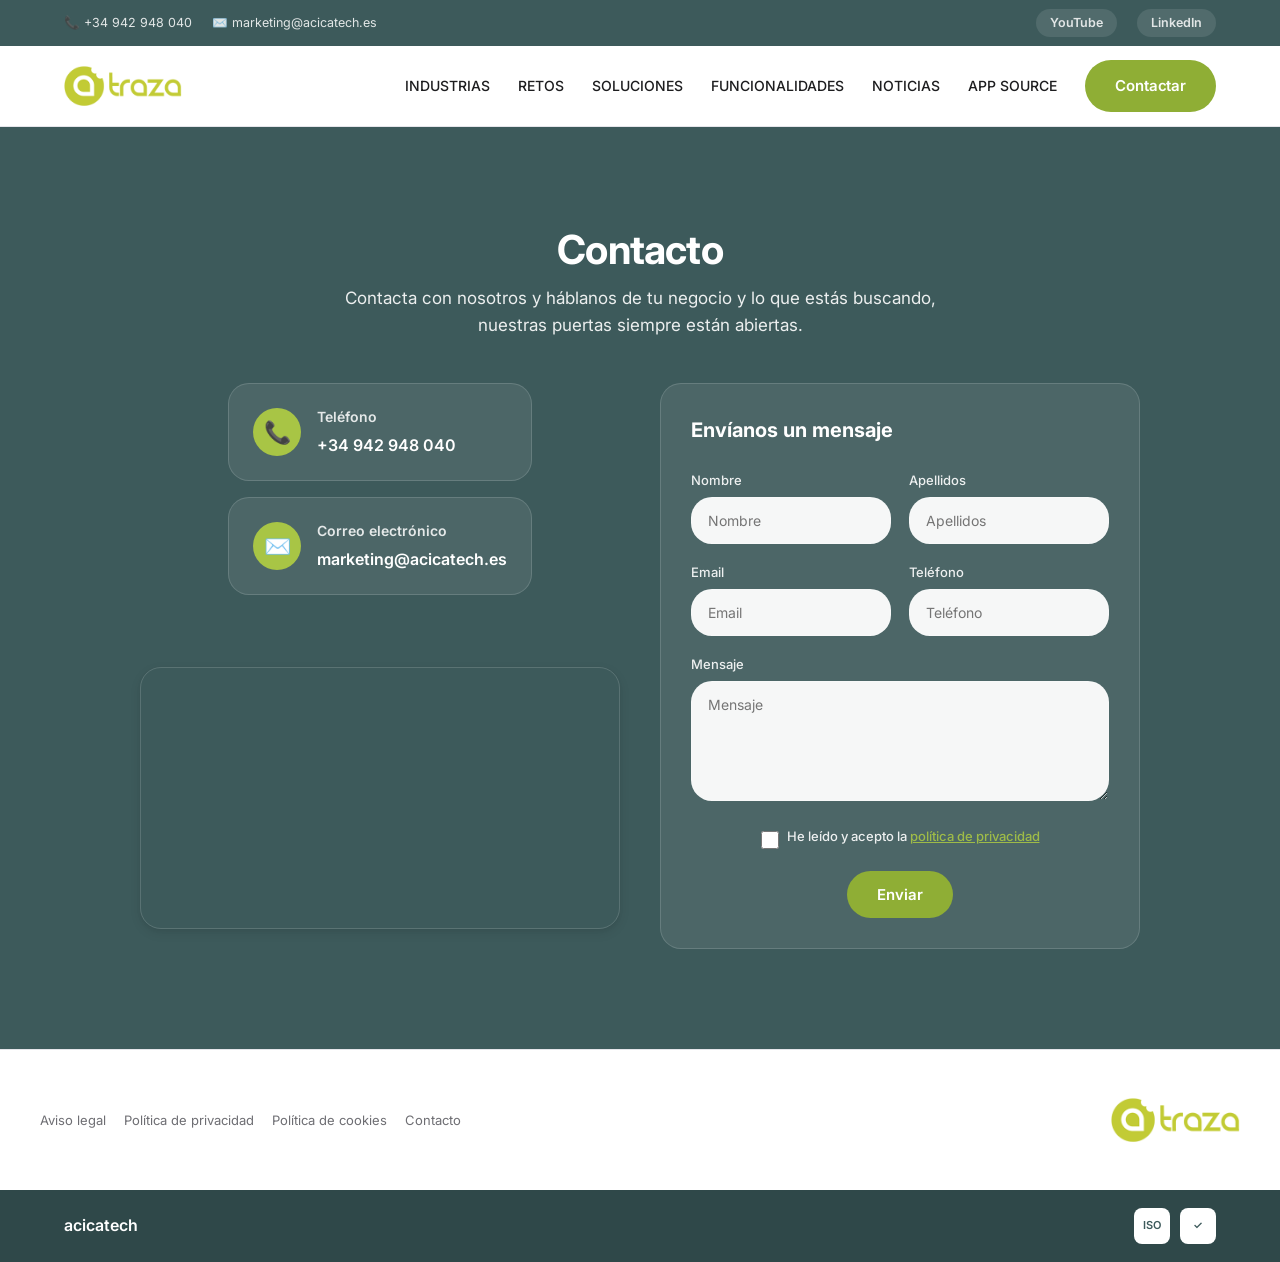
<file: contacto.html>
<!DOCTYPE html>
<html lang="es">
<head>
  <meta charset="UTF-8">
  <meta name="viewport" content="width=device-width, initial-scale=1.0">
  <title>Contacto | Traza</title>
  <meta name="description" content="Contacta con nosotros. Habla con el equipo de Traza sobre tu negocio.">
  <link rel="preconnect" href="https://fonts.googleapis.com">
  <link rel="preconnect" href="https://fonts.gstatic.com" crossorigin>
  <link href="https://fonts.googleapis.com/css2?family=Inter:wght@300;400;500;600;700;800&display=swap" rel="stylesheet">
  <link rel="stylesheet" href="css/styles.css">
</head>
<body>

  <!-- Barra superior -->
  <div class="topbar">
    <div class="container">
      <ul class="contact-info">
        <li><a href="tel:+34942948040">📞 +34 942 948 040</a></li>
        <li><a href="mailto:marketing@acicatech.es">✉️ marketing@acicatech.es</a></li>
      </ul>
      <ul class="social">
        <li><a href="https://www.youtube.com/channel/UCGG2cpkpI6HLJVv5oEU8ZUg" aria-label="YouTube">YouTube</a></li>
        <li><a href="https://es.linkedin.com/company/acicatech" aria-label="LinkedIn">LinkedIn</a></li>
      </ul>
    </div>
  </div>

  <!-- Header -->
  <header>
    <div class="header-inner">
      <a class="logo" href="index.html">
        <img class="logo-img" src="assets/images/logo.png" alt="atraza">
      </a>
      <button class="menu-toggle" aria-label="Abrir menú">☰</button>
      <nav id="nav" aria-label="Menú principal">
        <ul>
          <li><a href="index.html#sectores">INDUSTRIAS</a></li>
          <li><a href="index.html#retos">RETOS</a></li>
          <li><a href="index.html#soluciones">SOLUCIONES</a></li>
          <li><a href="index.html#funcionalidades">FUNCIONALIDADES</a></li>
          <li><a href="index.html#noticias">NOTICIAS</a></li>
          <li><a href="https://appsource.microsoft.com/es-ES/product/dynamics-365-business-central/PUBID.acicatechsolucionestecnologicassl1579603346506%7CAID.traza_bc%7CPAPPID.b5fcf3c6-284f-4791-8f2c-73305cf9000b?tab=Overview" target="_blank" rel="noopener">APP SOURCE</a></li>
          <li><a class="btn" href="contacto.html">Contactar</a></li>
        </ul>
      </nav>
    </div>
  </header>

  <!-- Contacto -->
  <section class="contact" id="contacto">
    <h2 class="section-title">Contacto</h2>
    <p class="contact-intro">Contacta con nosotros y háblanos de tu negocio y lo que estás buscando, nuestras puertas siempre están abiertas.</p>

    <div class="contact-layout">
      <!-- Columna izquierda: datos + mapa -->
      <div class="contact-left">
        <div class="contact-info-box">
          <div class="contact-item">
            <div class="contact-icon">📞</div>
            <div>
              <h3>Teléfono</h3>
              <a href="tel:+34942948040">+34 942 948 040</a>
            </div>
          </div>
          <div class="contact-item">
            <div class="contact-icon">✉️</div>
            <div>
              <h3>Correo electrónico</h3>
              <a href="mailto:marketing@acicatech.es">marketing@acicatech.es</a>
            </div>
          </div>
        </div>
        <div class="map">
          <iframe src="https://www.google.com/maps?q=Santander&output=embed" title="Mapa de ubicación" loading="lazy" allowfullscreen></iframe>
        </div>
      </div>

      <!-- Columna derecha: formulario -->
      <form class="contact-form">
        <h3>Envíanos un mensaje</h3>
        <div>
          <label for="nombre">Nombre</label>
          <input type="text" id="nombre" placeholder="Nombre" required>
        </div>
        <div>
          <label for="apellidos">Apellidos</label>
          <input type="text" id="apellidos" placeholder="Apellidos">
        </div>
        <div>
          <label for="email">Email</label>
          <input type="email" id="email" placeholder="Email" required>
        </div>
        <div>
          <label for="telefono">Teléfono</label>
          <input type="tel" id="telefono" placeholder="Teléfono">
        </div>
        <div class="full">
          <label for="mensaje">Mensaje</label>
          <textarea id="mensaje" placeholder="Mensaje"></textarea>
        </div>
        <div class="full check">
          <input type="checkbox" id="priv">
          <label for="priv">He leído y acepto la <a href="#">política de privacidad</a></label>
        </div>
        <div class="submit"><button class="btn" type="submit">Enviar</button></div>
      </form>
    </div>
  </section>

  <!-- Footer -->
  <footer>
    <div class="footer-inner">
      <ul class="footer-links">
        <li><a href="#">Aviso legal</a></li>
        <li><a href="#">Política de privacidad</a></li>
        <li><a href="#">Política de cookies</a></li>
        <li><a href="contacto.html">Contacto</a></li>
      </ul>
      <img class="footer-logo-img" src="assets/images/logo.png" alt="atraza">
    </div>
  </footer>

  <!-- Barra final -->
  <div class="bottombar">
    <div class="container">
      <div class="acicatech">acicatech</div>
      <div class="badges">
        <div class="badge">ISO</div>
        <div class="badge">✓</div>
      </div>
    </div>
  </div>

  <script src="js/main.js"></script>
</body>
</html>
</file>
<file: css/styles.css>
/* =========================================================
   TRAZA — Estilo híbrido Apple × TRAZA
   Minimalismo estilo Apple (Inter, bordes sutiles, píldoras,
   mucho espacio en blanco) + identidad TRAZA (verde lima/petróleo)
   ========================================================= */

:root{
  /* Identidad TRAZA */
  --lime:#A8C545;
  --lime-dark:#8FAE35;
  --teal:#3D5A5B;
  --teal-2:#2F4849;
  --teal-3:#1f3435;

  /* Superficies estilo Apple */
  --surface-base:#FFFFFF;
  --surface-raised:#F5F5F7;      /* gris Apple */
  --surface-card:#FFFFFF;

  /* Texto */
  --text-primary:#1D1D1F;        /* casi negro Apple */
  --text-secondary:#6E6E73;      /* gris Apple */
  --text-tertiary:#86868B;

  /* Líneas y bordes sutiles */
  --border:#E5E5EA;

  /* Sombras suaves estilo Apple */
  --shadow-sm:0 1px 3px rgba(0,0,0,.06),0 1px 2px rgba(0,0,0,.04);
  --shadow-md:0 4px 12px rgba(0,0,0,.08),0 2px 4px rgba(0,0,0,.04);
  --shadow-lg:0 12px 32px rgba(0,0,0,.12),0 4px 8px rgba(0,0,0,.06);

  /* Radios estilo Apple */
  --radius:21px;
  --radius-pill:980px;

  --font:'Inter','Segoe UI',Arial,sans-serif;
  --transition:.2s ease-out;     /* Apple: ≤200ms, ease-out */
}

*{margin:0;padding:0;box-sizing:border-box;}
html{scroll-behavior:smooth;}
body{font-family:var(--font);color:var(--text-primary);line-height:1.6;background:var(--surface-base);-webkit-font-smoothing:antialiased;overflow-x:hidden;}
a{text-decoration:none;color:inherit;}
img{max-width:100%;display:block;}
ul{list-style:none;}
.container{max-width:1200px;margin:0 auto;padding:0 24px;}

/* ===== Utilidades ===== */
.btn{
  display:inline-block;background:var(--lime-dark);color:#fff;padding:14px 30px;
  border-radius:var(--radius-pill);font-weight:600;font-size:15px;font-family:inherit;
  border:none;cursor:pointer;transition:var(--transition);letter-spacing:-.01em;
}
.btn:hover{background:var(--teal);transform:translateY(-1px);}
.btn:active{transform:translateY(0);}
.btn:focus-visible{outline:2px solid var(--teal);outline-offset:2px;}
.btn-teal{background:var(--teal);}
.btn-teal:hover{background:var(--teal-2);}

.section{padding:96px 0;}
.section-title{font-size:clamp(28px,4vw,40px);font-weight:700;color:var(--text-primary);text-align:center;margin-bottom:12px;letter-spacing:-.02em;line-height:1.15;}
.section-sub{color:var(--text-secondary);text-align:center;max-width:640px;margin:0 auto 56px;font-size:17px;}

/* ===== Barra superior ===== */
.topbar{background:var(--teal);color:#fff;font-size:12.5px;}
.topbar .container{display:flex;justify-content:space-between;align-items:center;flex-wrap:wrap;padding-top:9px;padding-bottom:9px;gap:6px;}
.topbar ul{display:flex;flex-wrap:wrap;gap:20px;}
.topbar a{opacity:.85;transition:opacity .2s;}
.topbar a:hover{opacity:1;text-decoration:underline;}
.topbar .portal{font-weight:600;background:rgba(255,255,255,.14);padding:4px 14px;border-radius:var(--radius-pill);}
.topbar .social li a{display:inline-flex;align-items:center;gap:6px;background:rgba(255,255,255,.12);padding:4px 14px;border-radius:var(--radius-pill);font-weight:600;}
.topbar .social li a:hover{background:rgba(255,255,255,.28);opacity:1;text-decoration:none;}

/* ===== Header (sticky) ===== */
header{position:sticky;top:0;z-index:1000;background:rgba(255,255,255,.8);backdrop-filter:saturate(180%) blur(20px);-webkit-backdrop-filter:saturate(180%) blur(20px);border-bottom:1px solid var(--border);transition:var(--transition);}
header.scrolled{box-shadow:var(--shadow-sm);}
.header-inner{display:flex;align-items:center;justify-content:space-between;padding:14px 24px;max-width:1200px;margin:0 auto;}
.logo{display:flex;align-items:center;gap:10px;}
.logo-img{height:40px;width:auto;}
.logo-mark{width:40px;height:40px;border-radius:50%;background:var(--lime);display:flex;align-items:center;justify-content:center;color:#fff;font-weight:700;font-size:21px;line-height:1;}
.logo-name{font-size:26px;font-weight:700;color:var(--lime-dark);letter-spacing:-.02em;}
nav ul{display:flex;gap:28px;align-items:center;}
nav a{font-size:14px;font-weight:500;color:var(--text-primary);position:relative;transition:color .2s;}
nav a:not(.btn)::after{content:"";position:absolute;left:0;bottom:-6px;width:0;height:2px;background:var(--lime-dark);transition:width .2s ease-out;}
nav a:not(.btn):hover{color:var(--teal);}
nav a:not(.btn):hover::after{width:100%;}
.menu-toggle{display:none;background:none;border:none;font-size:26px;color:var(--text-primary);cursor:pointer;z-index:1100;}

/* ===== Hero carrusel ===== */
.hero{position:relative;min-height:560px;display:flex;flex-direction:column;color:#fff;overflow:hidden;}
.slides{position:absolute;inset:0;}
.slide{position:absolute;inset:0;opacity:0;transition:opacity .8s ease;background-size:cover;background-position:center;}
.slide.active{opacity:1;}
.slide::after{content:"";position:absolute;inset:0;background:linear-gradient(to top,rgba(31,52,53,.7),rgba(31,52,53,.2));}
.slide-1{background:linear-gradient(rgba(0,0,0,.3),rgba(0,0,0,.3)),url('../assets/images/hero-1.jpg') center/cover,linear-gradient(135deg,var(--teal),var(--teal-3));}
.slide-2{background:linear-gradient(rgba(0,0,0,.3),rgba(0,0,0,.3)),url('../assets/images/hero-2.jpg') center/cover,linear-gradient(135deg,var(--teal-2),var(--teal));}
.slide-3{background:linear-gradient(rgba(0,0,0,.3),rgba(0,0,0,.3)),url('../assets/images/hero-3.jpg') center/cover,linear-gradient(135deg,var(--lime-dark),var(--teal));}
.slide-4{background:linear-gradient(rgba(0,0,0,.3),rgba(0,0,0,.3)),url('../assets/images/hero-4.jpg') center/cover,linear-gradient(135deg,var(--teal-2),var(--teal));}
.slide-5{background:linear-gradient(rgba(0,0,0,.3),rgba(0,0,0,.3)),url('../assets/images/hero-5.jpg') center/cover,linear-gradient(135deg,var(--teal),var(--teal-3));}
.slide-6{background:linear-gradient(rgba(0,0,0,.3),rgba(0,0,0,.3)),url('../assets/images/hero-6.jpg') center/cover,linear-gradient(135deg,var(--lime-dark),var(--teal));}
.slide-7{background:linear-gradient(rgba(0,0,0,.3),rgba(0,0,0,.3)),url('../assets/images/hero-7.jpg') center/cover,linear-gradient(135deg,var(--teal-2),var(--teal-3));}

.hero-banner{position:relative;z-index:5;width:100%;background:rgba(168,197,69,.9);backdrop-filter:blur(8px);padding:22px 0;}
.hero-banner .container{display:flex;align-items:center;justify-content:center;gap:24px;text-align:center;}
.arrow{font-size:26px;cursor:pointer;font-weight:600;user-select:none;background:rgba(255,255,255,.22);width:42px;height:42px;border-radius:50%;display:flex;align-items:center;justify-content:center;transition:var(--transition);flex-shrink:0;}
.arrow:hover{background:rgba(255,255,255,.4);}
.hero-banner p{font-size:clamp(16px,2.4vw,21px);font-weight:600;max-width:820px;}
.hero-dots{display:flex;gap:8px;margin-top:12px;justify-content:center;}
.hero-dots .dot{width:8px;height:8px;border-radius:50%;background:rgba(255,255,255,.5);cursor:pointer;transition:var(--transition);}
.hero-dots .dot.active{background:#fff;transform:scale(1.25);}
.hero-cta{position:relative;z-index:5;flex:1;display:flex;align-items:flex-end;justify-content:center;padding:0 24px 32px;}
.hero-cta .btn{font-size:16px;padding:16px 38px;box-shadow:0 8px 24px rgba(0,0,0,.25);}

/* ===== Intro ===== */
.intro{text-align:center;padding:100px 24px;position:relative;}
.intro .intro-logo{height:80px;width:auto;margin:0 auto 24px;}
.intro h1{color:var(--text-primary);font-size:clamp(28px,4.5vw,44px);font-weight:700;max-width:820px;margin:0 auto;line-height:1.2;letter-spacing:-.02em;}
.intro .accent{color:var(--lime-dark);}

/* ===== Dispositivo ===== */
.device{background:var(--surface-raised);padding:100px 24px;text-align:center;}
.device .screen{max-width:920px;margin:40px auto 0;background:var(--surface-card);border-radius:var(--radius);box-shadow:var(--shadow-md);padding:36px;border:1px solid var(--border);}
.device .mock{display:grid;grid-template-columns:1fr 1fr;gap:24px;}
.mock .card{background:var(--surface-raised);border-radius:var(--radius);padding:22px;text-align:left;border:1px solid var(--border);}
.mock .bar{height:14px;border-radius:6px;background:linear-gradient(90deg,var(--lime),var(--lime-dark));margin-bottom:10px;opacity:.9;}
.mock .bar.teal{background:linear-gradient(90deg,var(--teal),var(--teal-2));}
.mock .bar.gray{background:#D2D2D7;}
.mock .row{display:flex;gap:10px;margin-top:10px;}
.mock .cell{flex:1;height:40px;background:#E8E8ED;border-radius:8px;}

/* ===== Soluciones Cloud ===== */
.cloud .container{display:grid;grid-template-columns:1fr 1fr;gap:60px;align-items:center;}
.cloud .monitor{background:linear-gradient(135deg,var(--teal),var(--teal-2));border-radius:var(--radius);padding:28px;box-shadow:var(--shadow-md);border:1px solid rgba(255,255,255,.08);}
.cloud .monitor .m-screen{background:var(--teal-3);border-radius:12px;padding:24px;}
.cloud .monitor .m-bar{height:14px;border-radius:6px;background:var(--lime);margin-bottom:14px;opacity:.9;}
.cloud h2{color:var(--text-primary);font-size:clamp(24px,3.5vw,34px);margin-bottom:20px;line-height:1.2;letter-spacing:-.02em;}
.cloud p{color:var(--text-secondary);margin-bottom:18px;font-size:16px;}
.cloud .btn{margin-top:12px;}

/* ===== AppSource ===== */
.appsource{background:var(--surface-base);padding:100px 24px;text-align:center;}
.appsource-img{max-width:320px;width:100%;height:auto;margin:0 auto 36px;display:block;}

/* ===== Sectores ===== */
.sectors{padding:100px 24px;background:var(--surface-raised);}
.grid{display:grid;grid-template-columns:repeat(3,1fr);gap:20px;max-width:1000px;margin:0 auto;}
/* Flipbox de industrias */
.flip{perspective:1000px;min-height:230px;}
.flip-inner{position:relative;width:100%;height:100%;min-height:230px;transform-style:preserve-3d;transition:transform .6s cubic-bezier(.4,.2,.2,1);}
.flip:hover .flip-inner,.flip:focus-within .flip-inner,.flip.flipped .flip-inner{transform:rotateY(180deg);}
.flip-front,.flip-back{position:absolute;inset:0;backface-visibility:hidden;-webkit-backface-visibility:hidden;border-radius:var(--radius);padding:26px 22px;display:flex;flex-direction:column;align-items:center;justify-content:center;text-align:center;box-shadow:var(--shadow-sm);}
.flip-front{background:linear-gradient(160deg,var(--teal),var(--teal-2));color:#fff;}
.flip-front .ic{width:60px;height:60px;border-radius:50%;background:var(--lime);display:flex;align-items:center;justify-content:center;margin:0 auto 16px;font-size:26px;}
.flip-front p{font-weight:600;font-size:16px;line-height:1.4;}
.flip-back{background:linear-gradient(160deg,var(--lime),var(--lime-dark));color:#fff;transform:rotateY(180deg);}
.flip-back p{font-size:13.5px;line-height:1.6;font-weight:500;}
.grid .flip.single{grid-column:1/-1;justify-self:center;width:min(316px,100%);margin-top:8px;}

/* ===== Retos ===== */
.retos{padding:100px 24px;}
.retos-grid{display:grid;grid-template-columns:repeat(4,1fr);gap:20px;max-width:1040px;margin:0 auto;}
.reto{text-align:center;padding:24px 12px;border-radius:var(--radius);transition:var(--transition);}
.reto:hover{background:var(--surface-raised);}
.reto .ic{width:64px;height:64px;border-radius:50%;background:var(--lime);display:flex;align-items:center;justify-content:center;margin:0 auto 14px;color:#fff;font-size:28px;transition:var(--transition);}
.reto:hover .ic{transform:scale(1.08);}
.reto p{font-size:14px;color:var(--text-secondary);font-weight:500;line-height:1.5;}

/* ===== Funcionalidades ===== */
.func{background:var(--teal);padding:100px 24px;}
.func .section-title{color:#fff;}
.func-grid{display:grid;grid-template-columns:repeat(3,1fr);gap:20px;max-width:1120px;margin:0 auto;}
.func-card{background:var(--surface-card);border-radius:var(--radius);overflow:hidden;box-shadow:var(--shadow-sm);border:1px solid var(--border);transition:var(--transition);display:flex;flex-direction:column;}
.func-card:hover{transform:translateY(-4px);box-shadow:var(--shadow-md);}
.func-card .photo-img{width:100%;height:170px;object-fit:cover;display:block;}
.func-card h3{color:var(--text-primary);padding:22px 24px 8px;font-size:19px;letter-spacing:-.01em;}
.func-card ul{padding:0 24px 24px;flex:1;}
.func-card li{padding:8px 0 8px 22px;position:relative;font-size:14px;color:var(--text-secondary);border-bottom:1px solid var(--border);}
.func-card li::before{content:"✓";position:absolute;left:0;color:var(--lime-dark);font-weight:700;}
.func-card li:hover{color:var(--text-primary);}

/* ===== Vídeo ===== */
.video{padding:100px 24px;text-align:center;}
.video .video-wrap{max-width:820px;margin:0 auto;position:relative;display:block;aspect-ratio:16/9;border-radius:var(--radius);overflow:hidden;box-shadow:var(--shadow-md);background:var(--teal);}
.video .video-wrap img{position:absolute;inset:0;width:100%;height:100%;object-fit:cover;transition:transform .3s ease-out;}
.video .video-wrap:hover img{transform:scale(1.03);}
.video .video-wrap .play{position:absolute;top:50%;left:50%;transform:translate(-50%,-50%);width:80px;height:80px;border-radius:50%;background:rgba(168,197,69,.9);color:#fff;display:flex;align-items:center;justify-content:center;font-size:30px;box-shadow:0 8px 24px rgba(0,0,0,.3);transition:var(--transition);}
.video .video-wrap:hover .play{background:var(--teal);transform:translate(-50%,-50%) scale(1.1);}

/* ===== Noticias ===== */
.news{padding:100px 24px;background:var(--surface-raised);}
.news-grid{display:grid;grid-template-columns:repeat(3,1fr);gap:20px;max-width:1120px;margin:0 auto 40px;}
.news-card{background:var(--surface-card);border-radius:var(--radius);overflow:hidden;box-shadow:var(--shadow-sm);border:1px solid var(--border);transition:var(--transition);}
.news-card:hover{transform:translateY(-4px);box-shadow:var(--shadow-md);}
.news-card .photo{height:160px;background:linear-gradient(135deg,var(--lime),var(--teal));display:flex;align-items:center;justify-content:center;color:#fff;font-size:40px;}
.news-card .body{padding:22px;}
.news-card .date{font-size:12px;color:var(--lime-dark);font-weight:600;text-transform:uppercase;letter-spacing:.5px;margin-bottom:8px;}
.news-card h3{font-size:16px;color:var(--text-primary);line-height:1.5;font-weight:600;}
.news .center{text-align:center;}

/* ===== Contacto ===== */
.contact{background:var(--teal);padding:100px 24px;color:#fff;}
.contact .section-title{color:#fff;}
.contact form{max-width:640px;margin:0 auto;display:grid;grid-template-columns:1fr 1fr;gap:18px;}
.contact .full{grid-column:1/-1;}
.contact label{font-size:13px;font-weight:500;display:block;margin-bottom:6px;opacity:.9;}
.contact input,.contact textarea{width:100%;padding:14px 16px;border:1px solid rgba(255,255,255,.2);border-radius:var(--radius);font-family:inherit;font-size:14px;background:rgba(255,255,255,.95);transition:var(--transition);}
.contact input:focus,.contact textarea:focus{outline:2px solid var(--lime);outline-offset:2px;border-color:transparent;}
.contact textarea{min-height:120px;resize:vertical;}
.contact .check{display:flex;align-items:center;justify-content:center;gap:8px;font-size:13px;text-align:left;}
.contact input[type="checkbox"]{width:18px;height:18px;flex-shrink:0;accent-color:var(--lime-dark);cursor:pointer;padding:0;border:none;border-radius:4px;}
.contact .check a{color:var(--lime);text-decoration:underline;}
.contact .submit{grid-column:1/-1;text-align:center;}
.contact .error{color:#ffd9d9;font-size:12px;margin-top:4px;display:none;}
.contact-intro{color:rgba(255,255,255,.9);text-align:center;max-width:620px;margin:0 auto 44px;font-size:17px;line-height:1.6;}
.contact-info-box{display:flex;justify-content:center;gap:24px;flex-wrap:wrap;max-width:640px;margin:0 auto 48px;}
.contact-item{background:rgba(255,255,255,.08);border:1px solid rgba(255,255,255,.15);border-radius:var(--radius);padding:24px 28px;display:flex;align-items:center;gap:16px;min-width:250px;text-align:left;}
.contact-item .contact-icon{width:48px;height:48px;border-radius:50%;background:var(--lime);display:flex;align-items:center;justify-content:center;font-size:22px;flex-shrink:0;}
.contact-item h3{font-size:14px;font-weight:600;opacity:.85;margin-bottom:4px;}
.contact-item a{font-size:16px;font-weight:600;color:#fff;}
.contact-item a:hover{color:var(--lime);}
.contact-layout{display:grid;grid-template-columns:1fr 1fr;gap:40px;max-width:1000px;margin:0 auto;align-items:start;}
.contact-left{display:flex;flex-direction:column;gap:24px;}
.contact-info-box{display:flex;flex-direction:column;gap:16px;}
.contact-item{background:rgba(255,255,255,.08);border:1px solid rgba(255,255,255,.15);border-radius:var(--radius);padding:22px 24px;display:flex;align-items:center;gap:16px;text-align:left;}
.map{border-radius:var(--radius);overflow:hidden;box-shadow:var(--shadow-md);border:1px solid rgba(255,255,255,.15);}
.map iframe{width:100%;height:260px;border:0;display:block;}
.contact-form{background:rgba(255,255,255,.08);border:1px solid rgba(255,255,255,.15);border-radius:var(--radius);padding:30px;display:grid;grid-template-columns:1fr 1fr;gap:16px;max-width:none;margin:0;}
.contact-form h3{grid-column:1/-1;font-size:20px;margin-bottom:6px;}
.contact-form .full{grid-column:1/-1;}
.contact-form .submit{grid-column:1/-1;text-align:center;}
@media(max-width:900px){
  .contact-layout{grid-template-columns:1fr;}
}

/* ===== Footer ===== */
footer{background:var(--surface-base);padding:48px 24px;color:var(--text-secondary);border-top:1px solid var(--border);}
.footer-inner{max-width:1200px;margin:0 auto;display:flex;align-items:center;justify-content:space-between;flex-wrap:wrap;gap:24px;}
.footer-links{display:flex;flex-wrap:wrap;gap:18px;font-size:13px;}
.footer-links a{transition:color .2s;}
.footer-links a:hover{color:var(--teal);}
.footer-logo-img{height:44px;width:auto;}

/* ===== Barra final ===== */
.bottombar{background:var(--teal-2);color:#fff;padding:18px 24px;}
.bottombar .container{display:flex;align-items:center;justify-content:space-between;flex-wrap:wrap;gap:12px;}
.bottombar .acicatech{font-weight:600;font-size:16px;}
.badges{display:flex;gap:10px;}
.badge{width:36px;height:36px;border-radius:8px;background:#fff;display:flex;align-items:center;justify-content:center;font-size:11px;color:var(--teal);font-weight:600;}

/* ===== Botón volver arriba ===== */
#toTop{position:fixed;bottom:26px;right:26px;width:50px;height:50px;border-radius:50%;background:var(--lime-dark);color:#fff;border:none;font-size:20px;cursor:pointer;box-shadow:var(--shadow-md);opacity:0;visibility:hidden;transform:translateY(20px);transition:var(--transition);z-index:900;}
#toTop.show{opacity:1;visibility:visible;transform:translateY(0);}
#toTop:hover{background:var(--teal);}
#toTop:focus-visible{outline:2px solid var(--teal);outline-offset:2px;}

/* ===== Animaciones de scroll (solo transform/opacity, ease-out) ===== */
.reveal{opacity:0;transform:translateY(24px);transition:opacity .5s ease-out,transform .5s ease-out;}
.reveal.visible{opacity:1;transform:translateY(0);}
.reveal-left{opacity:0;transform:translateX(-30px);transition:opacity .5s ease-out,transform .5s ease-out;}
.reveal-right{opacity:0;transform:translateX(30px);transition:opacity .5s ease-out,transform .5s ease-out;}
.reveal-left.visible,.reveal-right.visible{opacity:1;transform:translateX(0);}
.stagger > *{opacity:0;transform:translateY(20px);transition:opacity .4s ease-out,transform .4s ease-out;}
.stagger.visible > *{opacity:1;transform:translateY(0);}
.stagger.visible > *:nth-child(1){transition-delay:.04s;}
.stagger.visible > *:nth-child(2){transition-delay:.09s;}
.stagger.visible > *:nth-child(3){transition-delay:.14s;}
.stagger.visible > *:nth-child(4){transition-delay:.19s;}
.stagger.visible > *:nth-child(5){transition-delay:.24s;}
.stagger.visible > *:nth-child(6){transition-delay:.29s;}
.stagger.visible > *:nth-child(7){transition-delay:.34s;}
.stagger.visible > *:nth-child(8){transition-delay:.39s;}
.stagger.visible > *:nth-child(9){transition-delay:.44s;}
.stagger.visible > *:nth-child(10){transition-delay:.49s;}
.stagger.visible > *:nth-child(11){transition-delay:.54s;}
.stagger.visible > *:nth-child(12){transition-delay:.59s;}

/* ===== Responsive ===== */
@media(max-width:960px){
  nav{position:fixed;top:0;right:-100%;width:min(320px,80vw);height:100vh;background:rgba(255,255,255,.98);backdrop-filter:blur(20px);box-shadow:var(--shadow-lg);flex-direction:column;padding:90px 30px;transition:right .3s ease-out;z-index:1050;}
  nav.open{right:0;}
  nav ul{flex-direction:column;gap:22px;align-items:flex-start;}
  nav a{font-size:16px;}
  .menu-toggle{display:block;position:relative;z-index:1100;}
  .cloud .container,.func-grid,.news-grid{grid-template-columns:1fr;}
  .retos-grid{grid-template-columns:repeat(2,1fr);}
  .grid{grid-template-columns:repeat(2,1fr);}
  .contact form{grid-template-columns:1fr;}
  .device .mock{grid-template-columns:1fr;}
}
@media(max-width:560px){
  .grid,.retos-grid{grid-template-columns:1fr;}
  .grid .flip.single{width:100%;}
  .topbar ul{justify-content:center;}
  .section{padding:70px 0;}
}

/* Respeto a usuarios que prefieren menos movimiento */
@media (prefers-reduced-motion: reduce){
  *,*::before,*::after{animation-duration:.01ms !important;transition-duration:.01ms !important;}
  html{scroll-behavior:auto;}
  .reveal,.reveal-left,.reveal-right,.stagger > *{opacity:1 !important;transform:none !important;}
}
</file>
